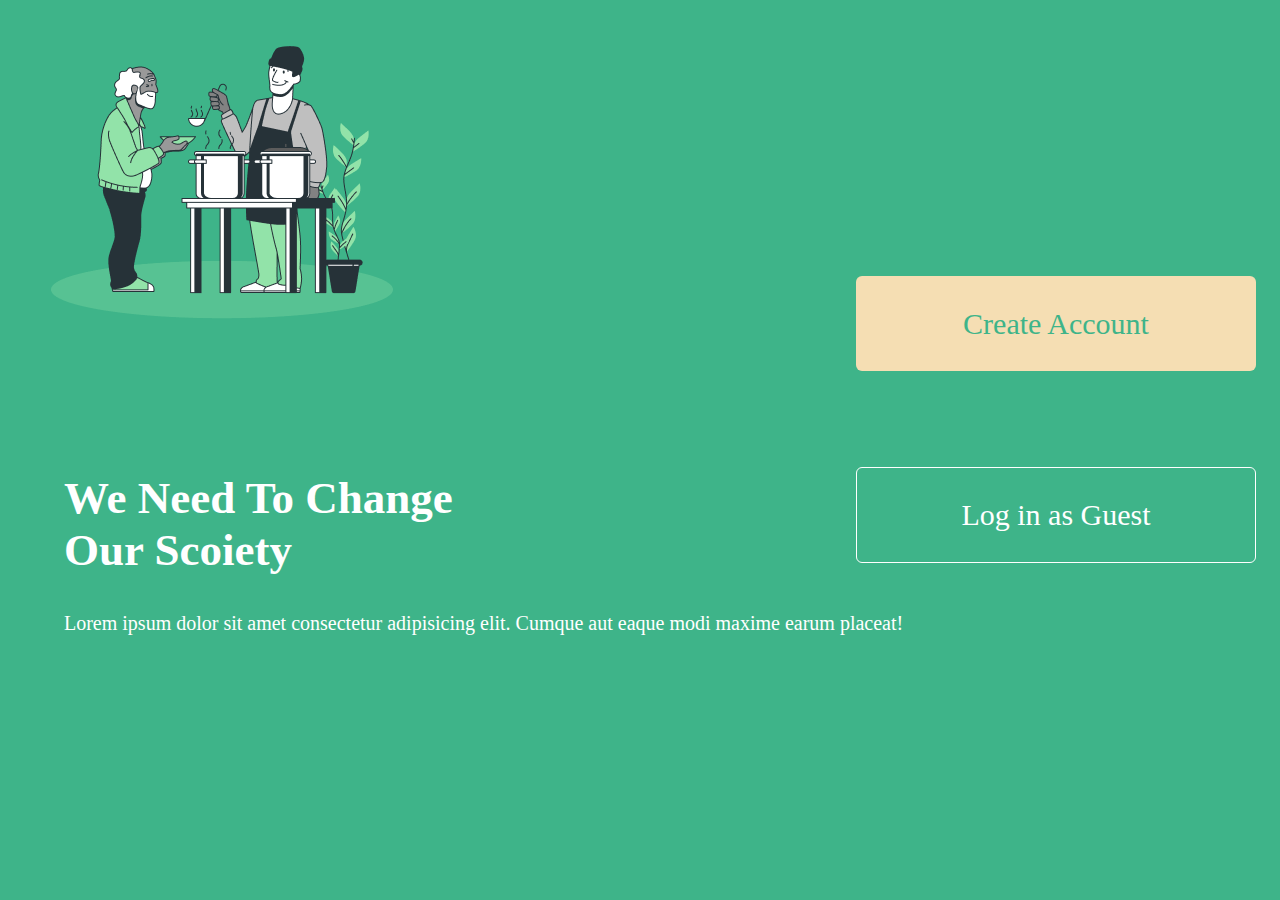
<file: index.html>
<!DOCTYPE html>
<html lang="en">
<head>
    <meta charset="UTF-8">
    <meta http-equiv="X-UA-Compatible" content="IE=edge">
    <meta name="viewport" content="width=device-width, initial-scale=1.0">
    <title>On boarding</title>
    <link rel="stylesheet" href="style.css">
</head>
<body>
    <div class="contaner">
        <img src="assets/on-boarding.png" alt="bro.png" class="img">
        <article>
            <h2>We Need To Change <br> Our Scoiety </h2>
            <p>Lorem ipsum dolor sit amet consectetur adipisicing elit. Cumque aut eaque modi maxime earum placeat!</p>
        </article>
        <section>
            <a class="Account" href="./After signup/After signup.html">Create Account</a>
            <a class="Guest" href="./After signup/After signup.html">Log in as Guest</a>
        </section>
    </div>

</body>
</html>
</file>
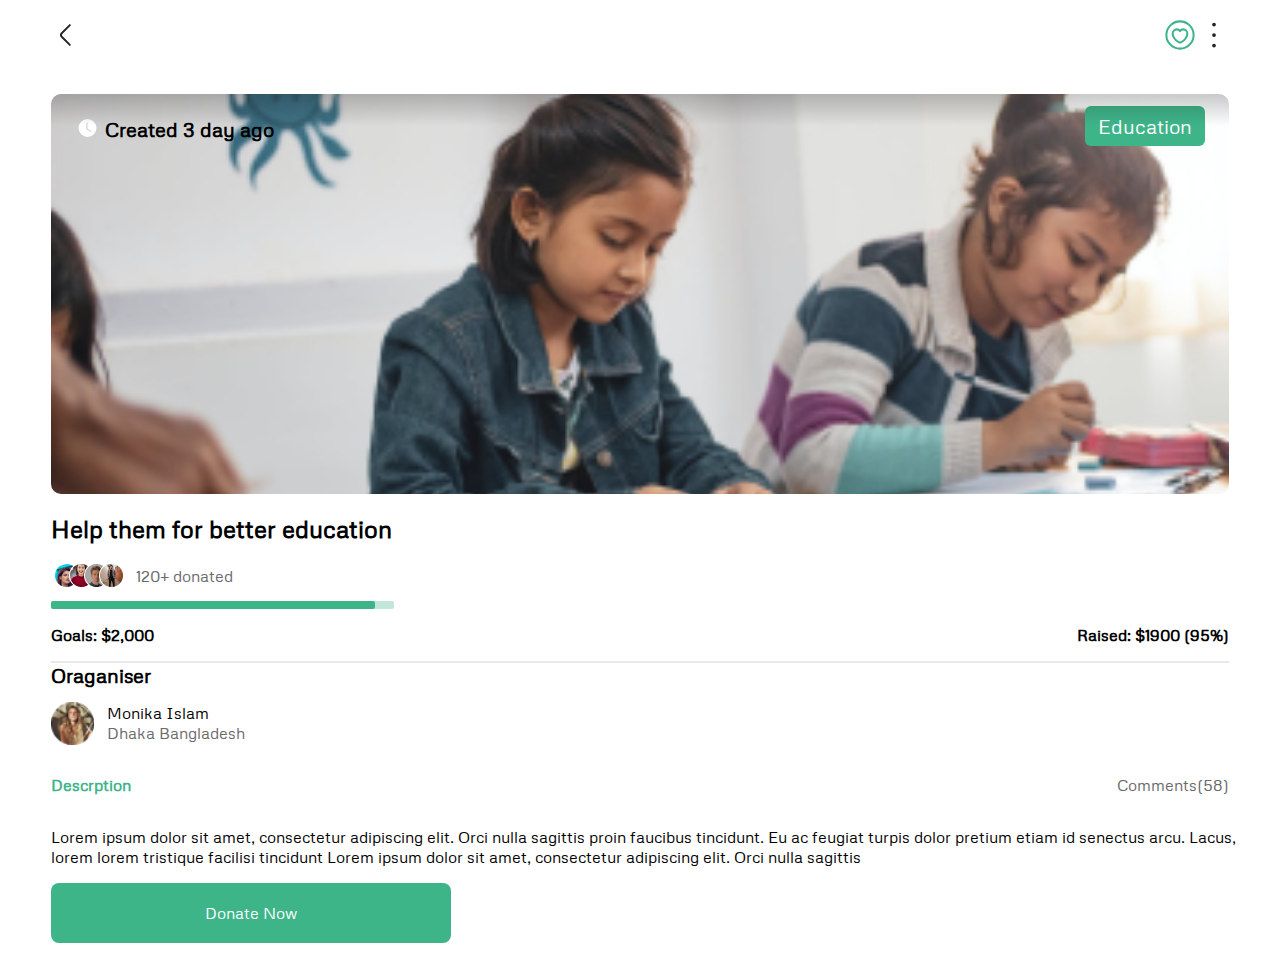
<file: Inside fundraiser 1/Inside_fundraiser1.html>
<!DOCTYPE html>
<html lang="en">
<head>
    <meta charset="UTF-8">
    <meta http-equiv="X-UA-Compatible" content="IE=edge">
    <meta name="viewport" content="width=device-width, initial-scale=1.0">
    <title>Inside Fundraiser</title>
    <link rel="stylesheet" href="Inside_fundraiser1.css">
    <link rel="stylesheet" href="https://cdnjs.cloudflare.com/ajax/libs/animate.css/4.1.1/animate.min.css"/>

</head>
<body>
    <div class="container">
    <!-- --------------------- header ---------------------------->
    <header>
        <svg width="30" class="back" height="30" viewBox="0 0 24 24" fill="none" xmlns="http://www.w3.org/2000/svg">
            <path d="M15.09 4.08001L8.57 10.6C7.8 11.37 7.8 12.63 8.57 13.4L15.09 19.92" stroke="#232323" stroke-width="1.5" stroke-miterlimit="10" stroke-linecap="round" stroke-linejoin="round"/>
            </svg>
    <div>
        <svg width="30"class="heart" height="30" viewBox="0 0 22 22" fill="none" xmlns="http://www.w3.org/2000/svg">
            <path d="M11 21C16.523 21 21 16.523 21 11C21 5.477 16.523 1 11 1C5.477 1 1 5.477 1 11C1 16.523 5.477 21 11 21Z" fill="white" stroke="#3EB489" stroke-width="1.5" stroke-linecap="round" stroke-linejoin="round"/>
            <path d="M11.3301 16.4501C11.1501 16.5101 10.8401 16.5101 10.6601 16.4501C9.1001 15.9201 5.6001 13.6901 5.6001 9.91014C5.6001 8.24014 6.9401 6.89014 8.6001 6.89014C9.5801 6.89014 10.4501 7.36014 11.0001 8.10014C11.5401 7.37014 12.4201 6.89014 13.4001 6.89014C15.0601 6.89014 16.4001 8.24014 16.4001 9.91014C16.4001 13.6901 12.9001 15.9201 11.3301 16.4501Z" stroke="#3EB489" stroke-width="1.5" stroke-linecap="round" stroke-linejoin="round"/>
            </svg>

            <svg width="30" class="col"  height="30" viewBox="0 0 6 20" fill="none" xmlns="http://www.w3.org/2000/svg">
                <path d="M5 3C5 1.9 4.1 1 3 1C1.9 1 1 1.9 1 3C1 4.1 1.9 5 3 5C4.1 5 5 4.1 5 3Z" fill="#232323" stroke="white" stroke-width="1.5"/>
                <path d="M5 17C5 15.9 4.1 15 3 15C1.9 15 1 15.9 1 17C1 18.1 1.9 19 3 19C4.1 19 5 18.1 5 17Z" fill="#232323" stroke="white" stroke-width="1.5"/>
                <path d="M5 10C5 8.9 4.1 8 3 8C1.9 8 1 8.9 1 10C1 11.1 1.9 12 3 12C4.1 12 5 11.1 5 10Z" fill="#232323" stroke="white" stroke-width="1.5"/>
                </svg>
    </div>

    </header>
    <!-- --------------------- section1 ---------------------------->
    <section class="animate__flipInX">
        
        <div class="Time_Date">
            <h4>
                <svg xmlns="http://www.w3.org/2000/svg" width="25" height="18" fill="currentColor" class="bi bi-clock-fill" viewBox="0 0 16 16">
                    <path d="M16 8A8 8 0 1 1 0 8a8 8 0 0 1 16 0zM8 3.5a.5.5 0 0 0-1 0V9a.5.5 0 0 0 .252.434l3.5 2a.5.5 0 0 0 .496-.868L8 8.71V3.5z"/>
                  </svg>
                Created 3 day ago</h4>
        <div> <a href="../see blog/see blog.html">Education</a> </div>
        </div>
        <div class="gradient"><i></i></div>
        
      
    </section>
    <!-- --------------------- section2 ---------------------------->
    <section class="section2">
    <h2>Help them for better education</h2>
        <div>
        <div class="imgs">
            <img src="../assets/Ellipse 37.png">
            <img src="../assets/Ellipse 36.png">
            <img src="../assets/unsplash1.png">
            <img src="../assets/unsplash2.png">
        </div>
    </div>
    <div class="loading"><div></div></div>
    <p>Goals: $2,000<span>Raised: $1900 (95%)</span></p>
    <div class="line"></div>
    </section>
    <!-- --------------------- article ---------------------------->
    <article>
        <span class="Ora">Oraganiser</span> 

        <div >
            <img src="../assets/Ellipse36.png" width="43" height="43">
            <p class="username">Monika Islam<br><span> Dhaka Bangladesh</span></p>  
        </div> 
        <div class="Comments">
            <p>Descrption</p><span>Comments(58)</span>
        </div>
        <p class="Description">
            Lorem ipsum dolor sit amet, consectetur adipiscing elit. Orci nulla sagittis proin faucibus tincidunt. Eu ac feugiat turpis dolor pretium etiam id senectus arcu. Lacus, lorem lorem tristique facilisi tincidunt
            Lorem ipsum dolor sit amet, consectetur adipiscing elit. Orci nulla sagittis 
        </p>
    </article>
    <!-- --------------------- footer ---------------------------->
    <footer>
        <div class="button">
             <a href="../see blog/see blog.html">Donate Now</a>
        </div>
    </footer>
    </div>
</body>
</html>
</file>
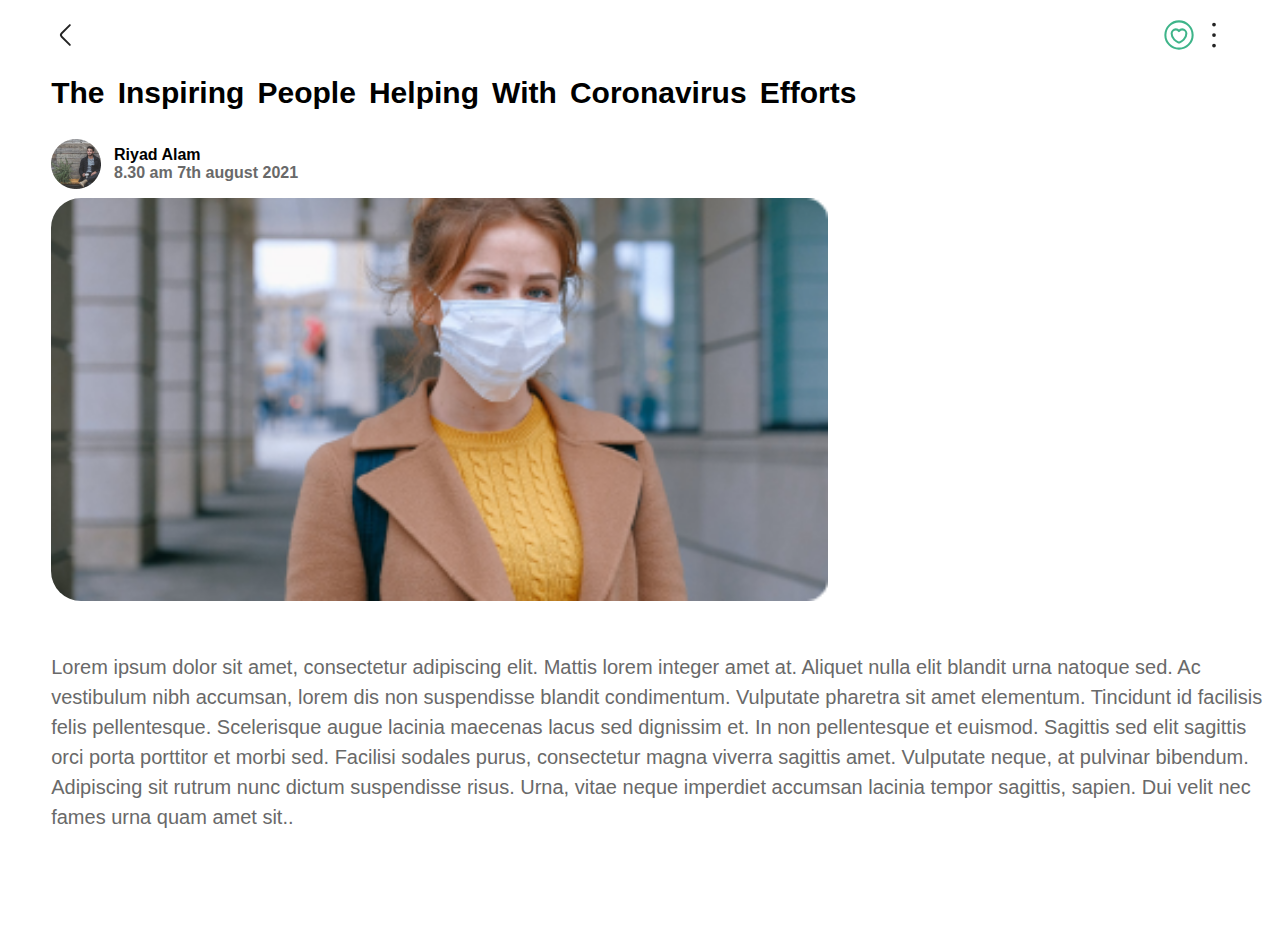
<file: see blog/see blog.html>
<!DOCTYPE html>
<html lang="en">
<head>
    <meta charset="UTF-8">
    <meta http-equiv="X-UA-Compatible" content="IE=edge">
    <meta name="viewport" content="width=device-width, initial-scale=1.0">
    <title>See Blog</title>
    <link rel="stylesheet" href="see blog.css">
    <link rel="stylesheet" href="https://cdnjs.cloudflare.com/ajax/libs/animate.css/4.1.1/animate.min.css"/>
</head>
<body>
    <div class="container">
        <!-- -----------------------------header----------------------------- -->
    <header>
        <svg width="30" class="back" height="30" viewBox="0 0 24 24" fill="none" xmlns="http://www.w3.org/2000/svg">
            <path d="M15.09 4.08001L8.57 10.6C7.8 11.37 7.8 12.63 8.57 13.4L15.09 19.92" stroke="#232323" stroke-width="1.5" stroke-miterlimit="10" stroke-linecap="round" stroke-linejoin="round"/>
            </svg>
    <div>
        <svg width="30"class="heart" height="30" viewBox="0 0 22 22" fill="none" xmlns="http://www.w3.org/2000/svg">
            <path d="M11 21C16.523 21 21 16.523 21 11C21 5.477 16.523 1 11 1C5.477 1 1 5.477 1 11C1 16.523 5.477 21 11 21Z" fill="white" stroke="#3EB489" stroke-width="1.5" stroke-linecap="round" stroke-linejoin="round"/>
            <path d="M11.3301 16.4501C11.1501 16.5101 10.8401 16.5101 10.6601 16.4501C9.1001 15.9201 5.6001 13.6901 5.6001 9.91014C5.6001 8.24014 6.9401 6.89014 8.6001 6.89014C9.5801 6.89014 10.4501 7.36014 11.0001 8.10014C11.5401 7.37014 12.4201 6.89014 13.4001 6.89014C15.0601 6.89014 16.4001 8.24014 16.4001 9.91014C16.4001 13.6901 12.9001 15.9201 11.3301 16.4501Z" stroke="#3EB489" stroke-width="1.5" stroke-linecap="round" stroke-linejoin="round"/>
            </svg>

            <svg width="30" class="col"  height="30" viewBox="0 0 6 20" fill="none" xmlns="http://www.w3.org/2000/svg">
                <path d="M5 3C5 1.9 4.1 1 3 1C1.9 1 1 1.9 1 3C1 4.1 1.9 5 3 5C4.1 5 5 4.1 5 3Z" fill="#232323" stroke="white" stroke-width="1.5"/>
                <path d="M5 17C5 15.9 4.1 15 3 15C1.9 15 1 15.9 1 17C1 18.1 1.9 19 3 19C4.1 19 5 18.1 5 17Z" fill="#232323" stroke="white" stroke-width="1.5"/>
                <path d="M5 10C5 8.9 4.1 8 3 8C1.9 8 1 8.9 1 10C1 11.1 1.9 12 3 12C4.1 12 5 11.1 5 10Z" fill="#232323" stroke="white" stroke-width="1.5"/>
                </svg>
    </div>
    </header>
        <!-- -----------------------------section----------------------------- -->
    <section>
        <h1>The Inspiring People Helping With Coronavirus Efforts</h1>
        <div>
            <img class="man_img" src="../assets/man2.png">
            <p>Riyad Alam<br><span>8.30 am 7th august 2021</span></p>
        </div>
        
            <div  class="animate__bounceIn"></div>
        
            
        <!-- -----------------------------article----------------------------- -->
    </section>
    <article>
        <p class="description">
            Lorem ipsum dolor sit amet, consectetur adipiscing elit. Mattis lorem integer amet at. Aliquet nulla elit blandit urna natoque sed. Ac vestibulum nibh accumsan, lorem dis non suspendisse blandit condimentum. Vulputate pharetra sit amet elementum.
            Tincidunt id facilisis felis pellentesque. Scelerisque augue lacinia maecenas lacus sed dignissim et. In non pellentesque et euismod. Sagittis sed elit sagittis orci porta porttitor et morbi sed. Facilisi sodales purus, consectetur magna viverra sagittis amet. Vulputate neque, at pulvinar bibendum. Adipiscing sit rutrum nunc dictum suspendisse risus. Urna, vitae neque imperdiet accumsan lacinia tempor sagittis, sapien. Dui velit nec fames urna quam amet sit.. 
        </p>
    </article>
    </div>
</body>
</html>
</file>
<file: style.css>
@import url('https://fonts.googleapis.com/css2?family=Tenor+Sans&display=swap');

*{
    box-sizing: border-box;
    margin: 0;
    padding: 0;
}

.contaner{
  display: grid;
  grid-template-columns:repeat(3,1fr) ;
  grid-template-rows:auto auto auto ;
  grid-template-areas: "img img img"
                       "description description description"
                       "botton botton botton";
  background-color: #3EB489;
  width: 390px;
  height: 100vh;
  margin: 20px auto;
  margin: 0;
  font-family: 'Indie Flower' ;

}
.img{
 grid-area: img;
 margin: 20px auto;
}
article{
    grid-area: description;
    color: white;
    margin-left: 5%;
    
}
article p{
    margin-top: 3%;
}
section{
    grid-area: botton;
    cursor: pointer;
}
.Account , .Guest{
    width: 80%;
    border-radius: 6px;
    margin-left: 10%;
    margin-right: auto;
    height: 20%;
    display: flex;
    justify-content: center;
    align-items: center;
    font-size: 20px;
    font-weight: 400px;
    text-decoration: none;
}
.Account {
    background-color: wheat;
    color: #3EB489;
}
.Guest{
 margin-top: 10%;
 color: white;
 border: 1px solid white;
}
.Account:hover{
    background-color: #3EB489;
    color: white;
    border: 1px white solid;
}
.Guest:hover{
    background-color: white;
    color: #3EB489;
}

  @media only screen and (min-width:391px) and (max-width: 767px)  {
    .contaner{
        width: 100%;
        height: 100vh;
    }
    .Account , .Guest{
        width: 60%;
        height: 25%;
        margin: 20px auto;
    }
  }

  @media only screen and (min-width: 768px) and (max-width: 1536px)  {
    .contaner{
        width: 100%;
        height: 100vh;
    }
    .img{
        margin-left:4%;
    }
    article{
        font-size: 30px;
        font-weight: 600px;
    }
    p{
        font-size: 20px;
    }
    .Account , .Guest{
        width: 400px;
        height: 50%;
        margin: 20px auto;
        font-size: 30px;
        font-weight: 600px;
    }
    section{
        display: grid;
        margin-right: 5%;
         grid-column-start: 3;
        grid-row-start: 3;
        grid-row-end:1; 
        height: 50%;
        margin-top: 60%;
    }
  }
</file>
<file: Inside fundraiser 1/Inside_fundraiser1.css>
@import url('https://fonts.googleapis.com/css2?family=Metrophobic&family=Tenor+Sans&display=swap');

*{
    box-sizing: border-box;
    -moz-box-sizing: border-box;
    -webkit-box-sizing: border-box;
}
body{
    margin: 0;
    padding: 0;
    font-family: 'Metrophobic', sans-serif;
}
:root{
    --main-color:#3EB489;
}
.container{
    width: 100%;
    height:100vh;
    margin: 20px auto;
    display:grid;
    background-color: white;
     grid-template-columns: repeat(6,1fr);
    grid-template-rows:4% auto auto auto auto auto;
    grid-template-areas: "header header header header header header"
                          "section1 section1 section1 section1 section1 section1" 
                         "section2 section2 section2 section2 section2 section2"
                         "article article article article article article"
                         "footer footer footer footer footer footer"; 
}
header{
    width: 92%; 
    height: 28px;
    margin-left: 4%;
    grid-area: header;
    display: flex;
    justify-content: space-between; 
    
}
.animate__flipInX{
    grid-area: section1;
    width: 92%;
    height: 400px;
    margin-left: 4%;
    background-image: url(../assets/Children.png);
    background-repeat: no-repeat;
    background-size: cover;
    background-position: center center;
    border-radius: 10px;
    grid-row-start: 2;
    margin-top: 3%;
    animation-duration: 1s;
    position: relative;
}
@media (Max-Width : 767px){
    .animate__flipInX{
        height: 200px;
    }
}
.Time_Date svg{
    color: white;
}
.Time_Date{
    padding-left: 2%;
    padding-right: 2%;
    font-size: 20px;
    display: flex;
    justify-content: space-between;
}
.Time_Date div{
    width:120px;
    height: 40px;
    display: flex;
    justify-content: center;
    align-items: center;
    color: white;
    background-color:var(--main-color);
    border-radius:6px;
    margin-top:1%;
}
a{
       cursor: pointer;
       text-decoration: none;
       color: white;
}
.Time_Date h4{
    margin-top:2%;
}
.animate__flipInX i{
    position: absolute;
    top: 0;
    left: 0;
    border-radius: 10px;
    background:linear-gradient(180deg, rgba(16, 16, 16, 0.5) -10%, rgba(255, 255, 255, 0) 7.98%);
    width: 100%;
    height: 100%;
}
.section2{
    grid-area: section2;
}
.section2 h2{
    margin-left: 4%;
    font-weight: bold;
}
.section2 .imgs{
    margin-left: 5%;
    display: flex;
    justify-content:flex-start;
    align-items: center;
}
.section2 img{
    margin-left: -10px;
}
.section2 .imgs::after{
    content: "120+ donated";
    margin-left: 1%;
    color: #696969;
}
.loading{
    width: 343px;
    height: 8px;
    background-color:#C2E6D9;
    margin-top: 1%;
    margin-left: 4%;
    border-radius: 2px;
}
.loading div{
    content: "";
    width: 324px;
    height: 8px;
    background-color: var(--main-color);
    border-radius: 2px;
}
.section2 p{
    width: 92%;
    margin-left: 4%;
    display: flex;
    justify-content: space-between;
    align-items: center;
    font-weight: bold;
}
.line{
    width: 92%;
    margin-left: 4%;
    border: 1px solid #E9E9E9;
}
article{
    grid-area: article;
}
.Ora{
    margin-left: 4%;
    display: block;
    font-weight: bold;
    font-size: 20px;
}
article img{
    margin-left: 4%;
}
.username{
    margin-left: 1%;
}
.username span{
    color: #696969;
}
article div{
    display: flex;
    align-items: center;
}
.Comments{
    display: flex;
    width: 92%;
    justify-content: space-between;
    margin-left: 4%;
}
.Comments p{
    color: var(--main-color);
    font-weight: 900;
}
.Comments span{
    color:#696969;
}
.Description{
    margin-left: 4%;
}
footer{
    grid-area: footer;
}
.button{
    display: flex;
    justify-content: center;
    color: white;
    align-items: center;
    width: 400px;
    height: 60px;
    margin-bottom: 1%;
    background-color: var(--main-color);
    margin-left: 4%;
    border-radius: 8px;
}
@media(max-width:767px) {
    .button{
        width: 92%;
        position: fixed;
        bottom: 0;
        left: 0;
    }
    .username{
        margin-left: 4%;
    }
}
</file>
<file: see blog/see blog.css>
*{
    box-sizing: border-box;
    -moz-box-sizing: border-box;
    -webkit-box-sizing: border-box;
}
body{
    margin: 0;
    padding: 0;
    font-family: 'Metrophobic', sans-serif;
}
.container{
    width: 100%;
    height:100vh;
    margin: 20px auto;
    display:grid;
    background-color: white;
    grid-template-columns: repeat(3,1fr);
    grid-template-rows:4% 2fr 1fr;
    grid-template-areas: "header header header header header header"
                          "section section section section section section" 
                          "article article article article article article"
                        
}
header{
    width: 92%; 
    height: 28px;
    margin-left: 4%;
    grid-area: header;
    display: flex;
    justify-content: space-between; 
}
section{
    grid-area: section;
}
article{
    grid-area: article;
}
section h1{
    margin-left: 4%;
    font-weight: bold;
    font-size: 30px;
    word-spacing: .3rem;
}
@media (max-width:767px) {
    section h1{
    font-size: 20px;
    word-spacing: 0rem;
    }
    .animate__pulse{
        height: 150px;
    }
    section div p {
        margin-left: 5%;
}
}
section div{
    display: flex;
    justify-content: flex-start;
    align-items: center;
}
section p{
    margin-left: 1%;
    font-weight: bold;
}
section span{
    color: #696969;
}
.man_img{
    margin-left: 4%;
    height: 50px;
}
.animate__bounceIn{
    width: 69%;
    margin-left: 4%;
    height:70%;
    background-image: url(../assets/woman2.png);
    background-repeat: no-repeat;
    background-size: contain;
    border-radius: 30px;
}

@media (max-width:767px) {
    .animate__bounceIn{
        height: 185px;
        width: 92%;
        border-radius: 8px;
        background-size: cover;
    }
}
.description{
    margin-left: 4%;
    font-style: normal;
    font-weight: 400;
    font-size: 20px;
    line-height: 150%;
    color: #696969;
}
</file>
